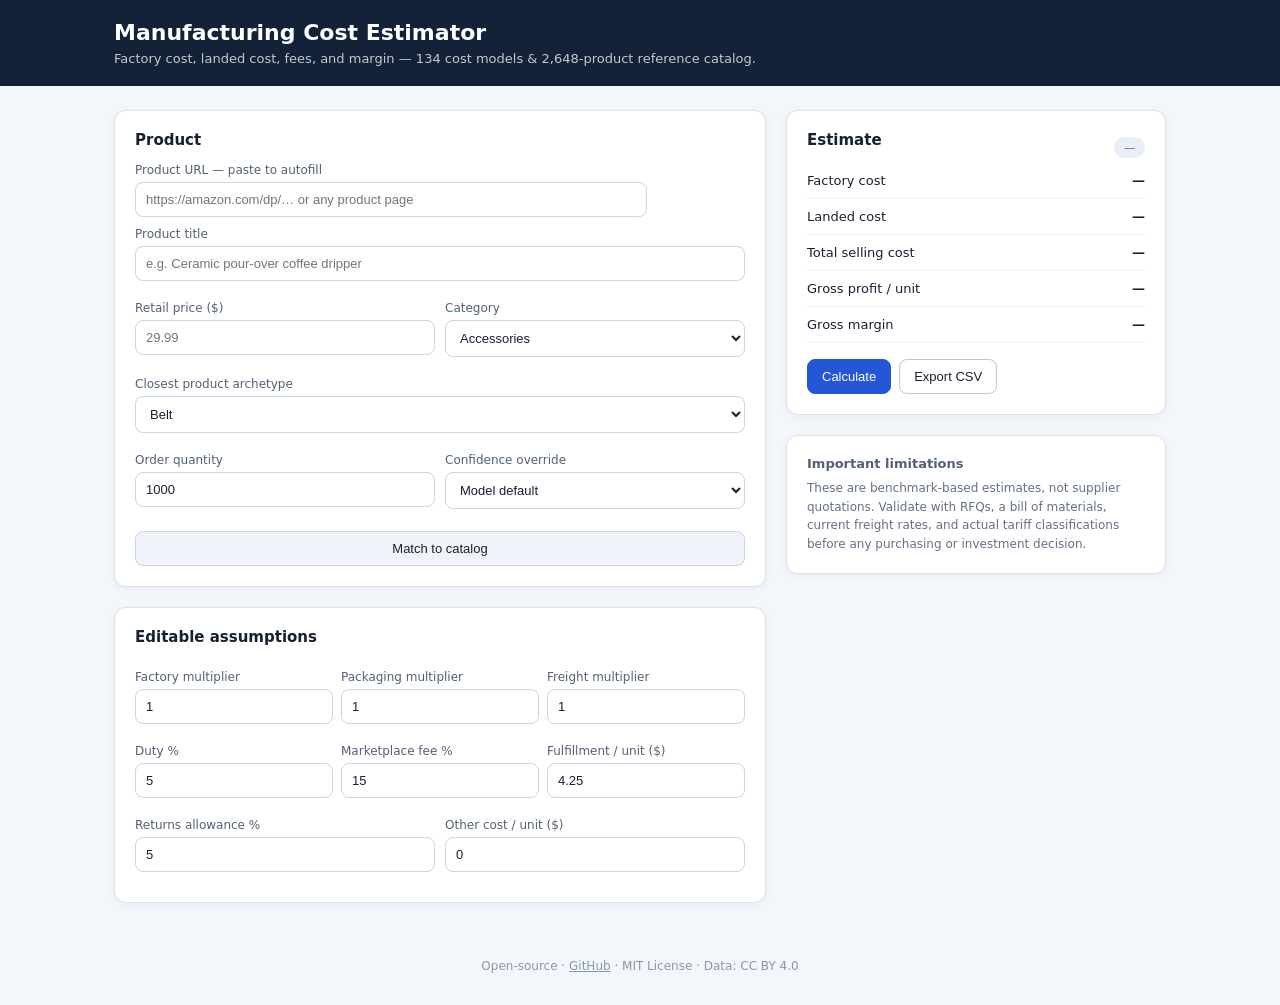
<file: index.html>
<!doctype html>
<html lang="en">
<head>
  <meta charset="utf-8"/>
  <meta name="viewport" content="width=device-width,initial-scale=1"/>
  <title>Manufacturing Cost Estimator</title>
  <link rel="stylesheet" href="styles.css"/>
</head>
<body>
  <header>
    <div class="header-inner">
      <div>
        <h1>Manufacturing Cost Estimator</h1>
        <p>Factory cost, landed cost, fees, and margin — 134 cost models &amp; 2,648-product reference catalog.</p>
      </div>
    </div>
  </header>

  <main>
    <div class="layout">

      <div class="left-col">
        <section class="card">
          <h2>Product</h2>
          <label>Product URL — paste to autofill
            <div class="url-row">
              <input id="pageUrl" type="url" placeholder="https://amazon.com/dp/… or any product page"/>
              <span id="scrape-status" class="scrape-status"></span>
            </div>
          </label>
          <label>Product title
            <input id="title" placeholder="e.g. Ceramic pour-over coffee dripper"/>
          </label>
          <div class="grid2">
            <label>Retail price ($)
              <input id="retailPrice" type="number" min="0" step="0.01" placeholder="29.99"/>
            </label>
            <label>Category
              <select id="category"></select>
            </label>
          </div>
          <label>Closest product archetype
            <select id="archetype"></select>
          </label>
          <div class="grid2">
            <label>Order quantity
              <input id="quantity" type="number" min="1" value="1000"/>
            </label>
            <label>Confidence override
              <select id="confidenceOverride">
                <option value="">Model default</option>
                <option>High</option>
                <option>Medium</option>
                <option>Low</option>
              </select>
            </label>
          </div>
          <button id="match" class="match-btn">Match to catalog</button>
        </section>

        <section class="card">
          <h2>Editable assumptions</h2>
          <div class="grid3">
            <label>Factory multiplier
              <input id="factoryMultiplier" type="number" value="1" step="0.05"/>
            </label>
            <label>Packaging multiplier
              <input id="packagingMultiplier" type="number" value="1" step="0.05"/>
            </label>
            <label>Freight multiplier
              <input id="freightMultiplier" type="number" value="1" step="0.05"/>
            </label>
          </div>
          <div class="grid3">
            <label>Duty %
              <input id="dutyRate" type="number" value="5" step="0.1"/>
            </label>
            <label>Marketplace fee %
              <input id="marketplaceRate" type="number" value="15" step="0.1"/>
            </label>
            <label>Fulfillment / unit ($)
              <input id="fulfillment" type="number" value="4.25" step="0.01"/>
            </label>
          </div>
          <div class="grid2">
            <label>Returns allowance %
              <input id="returnsRate" type="number" value="5" step="0.1"/>
            </label>
            <label>Other cost / unit ($)
              <input id="otherCost" type="number" value="0" step="0.01"/>
            </label>
          </div>
        </section>
      </div>

      <div class="right-col">
        <section class="card results">
          <div class="row between">
            <h2>Estimate</h2>
            <span id="confidence" class="pill">—</span>
          </div>
          <div id="catalog-badge" class="catalog-badge hidden"></div>
          <div class="metric">
            <span>Factory cost</span>
            <strong id="factoryResult">—</strong>
          </div>
          <div class="metric">
            <span>Landed cost</span>
            <strong id="landedResult">—</strong>
          </div>
          <div class="metric">
            <span>Total selling cost</span>
            <strong id="sellingCostResult">—</strong>
          </div>
          <div class="metric">
            <span>Gross profit / unit</span>
            <strong id="profitResult">—</strong>
          </div>
          <div class="metric">
            <span>Gross margin</span>
            <strong id="marginResult">—</strong>
          </div>
          <p id="notes" class="notes"></p>
          <div class="row cta-row">
            <button id="calculate" class="primary">Calculate</button>
            <button id="export">Export CSV</button>
          </div>
        </section>

        <section class="card disclaimer">
          <h3>Important limitations</h3>
          <p>These are benchmark-based estimates, not supplier quotations. Validate with RFQs, a bill of materials, current freight rates, and actual tariff classifications before any purchasing or investment decision.</p>
        </section>
      </div>

    </div>
  </main>

  <footer>
    <p>Open-source &middot; <a href="https://github.com/djnron/mfg_calc" target="_blank" rel="noopener">GitHub</a> &middot; MIT License &middot; Data: CC BY 4.0</p>
  </footer>

  <script src="app.js"></script>
</body>
</html>
</file>
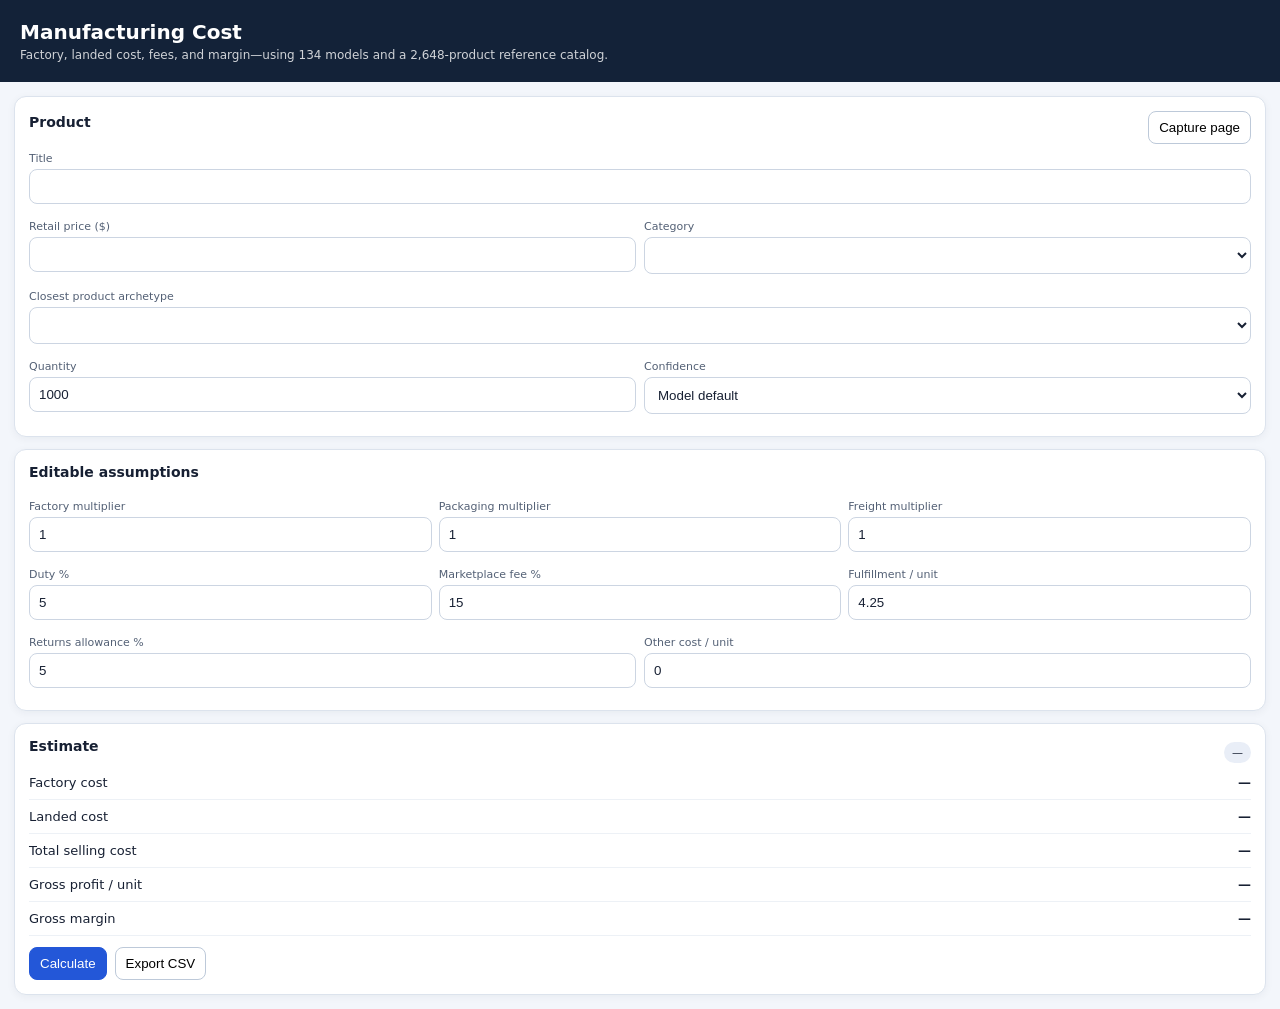
<file: extension/sidepanel.html>
<!doctype html>
<html>
<head>
  <meta charset="utf-8"/>
  <meta name="viewport" content="width=device-width,initial-scale=1"/>
  <title>Cost Estimator</title>
  <link rel="stylesheet" href="styles.css"/>
</head>
<body>
  <header>
    <h1>Manufacturing Cost</h1>
    <p>Factory, landed cost, fees, and margin—using 134 models and a 2,648-product reference catalog.</p>
  </header>

  <main>
    <section class="card">
      <div class="row between">
        <h2>Product</h2>
        <button id="capture">Capture page</button>
      </div>
      <label>Title<input id="title"/></label>
      <div class="grid2">
        <label>Retail price ($)<input id="retailPrice" type="number" min="0" step="0.01"/></label>
        <label>Category<select id="category"></select></label>
      </div>
      <label>Closest product archetype<select id="archetype"></select></label>
      <div class="grid2">
        <label>Quantity<input id="quantity" type="number" min="1" value="1000"/></label>
        <label>Confidence<select id="confidenceOverride">
          <option value="">Model default</option><option>High</option><option>Medium</option><option>Low</option>
        </select></label>
      </div>
    </section>

    <section class="card">
      <h2>Editable assumptions</h2>
      <div class="grid3">
        <label>Factory multiplier<input id="factoryMultiplier" type="number" value="1" step="0.05"/></label>
        <label>Packaging multiplier<input id="packagingMultiplier" type="number" value="1" step="0.05"/></label>
        <label>Freight multiplier<input id="freightMultiplier" type="number" value="1" step="0.05"/></label>
      </div>
      <div class="grid3">
        <label>Duty %<input id="dutyRate" type="number" value="5" step="0.1"/></label>
        <label>Marketplace fee %<input id="marketplaceRate" type="number" value="15" step="0.1"/></label>
        <label>Fulfillment / unit<input id="fulfillment" type="number" value="4.25" step="0.01"/></label>
      </div>
      <div class="grid2">
        <label>Returns allowance %<input id="returnsRate" type="number" value="5" step="0.1"/></label>
        <label>Other cost / unit<input id="otherCost" type="number" value="0" step="0.01"/></label>
      </div>
    </section>

    <section class="card results">
      <div class="row between"><h2>Estimate</h2><span id="confidence" class="pill">—</span></div>
      <div class="metric"><span>Factory cost</span><strong id="factoryResult">—</strong></div>
      <div class="metric"><span>Landed cost</span><strong id="landedResult">—</strong></div>
      <div class="metric"><span>Total selling cost</span><strong id="sellingCostResult">—</strong></div>
      <div class="metric"><span>Gross profit / unit</span><strong id="profitResult">—</strong></div>
      <div class="metric"><span>Gross margin</span><strong id="marginResult">—</strong></div>
      <p id="notes" class="notes"></p>
      <div class="row">
        <button id="calculate" class="primary">Calculate</button>
        <button id="export">Export CSV</button>
      </div>
    </section>
  </main>
<script src="sidepanel.js"></script>
</body>
</html>
</file>
<file: styles.css>
:root {
  font-family: Inter, ui-sans-serif, system-ui, -apple-system, sans-serif;
  color: #172033;
  background: #f3f6fb;
}
* { box-sizing: border-box; }
body { margin: 0; }

/* Header */
header {
  background: #132238;
  color: white;
  padding: 20px 0;
}
.header-inner {
  max-width: 1100px;
  margin: 0 auto;
  padding: 0 24px;
}
header h1 { font-size: 22px; margin: 0 0 6px; }
header p { margin: 0; opacity: .75; font-size: 13px; }

/* Main layout */
main {
  max-width: 1100px;
  margin: 0 auto;
  padding: 24px;
}
.layout {
  display: grid;
  grid-template-columns: 1fr 380px;
  gap: 20px;
  align-items: start;
}
.left-col, .right-col { display: grid; gap: 20px; }

/* Cards */
.card {
  background: white;
  border: 1px solid #dce3ed;
  border-radius: 12px;
  padding: 20px;
  box-shadow: 0 2px 8px rgba(16,31,54,.05);
}
h2 { font-size: 15px; margin: 0 0 14px; }
h3 { font-size: 13px; margin: 0 0 8px; color: #536075; }

/* Form elements */
label {
  display: block;
  font-size: 12px;
  color: #536075;
  margin: 10px 0;
}
.optional { font-weight: normal; opacity: .7; }
input, select {
  width: 100%;
  margin-top: 5px;
  padding: 9px 10px;
  border: 1px solid #ccd5e2;
  border-radius: 8px;
  background: white;
  color: #172033;
  font-size: 13px;
}
input:focus, select:focus {
  outline: 2px solid #2357d8;
  border-color: transparent;
}

/* Grids */
.grid2 { display: grid; grid-template-columns: 1fr 1fr; gap: 10px; }
.grid3 { display: grid; grid-template-columns: 1fr 1fr 1fr; gap: 8px; }

/* Buttons */
button {
  border: 1px solid #bdc9d9;
  border-radius: 8px;
  background: white;
  padding: 9px 14px;
  cursor: pointer;
  font-size: 13px;
  color: #172033;
  transition: background .15s;
}
button:hover { background: #f0f4fa; }
button.primary {
  background: #2357d8;
  border-color: #2357d8;
  color: white;
}
button.primary:hover { background: #1a44b8; }
.match-btn {
  margin-top: 12px;
  width: 100%;
  background: #f0f4fa;
  border-color: #ccd5e2;
}
.match-btn:hover { background: #e2e8f3; }

/* Row utilities */
.row { display: flex; align-items: center; gap: 8px; }
.between { justify-content: space-between; }
.cta-row { margin-top: 16px; }

/* Results card */
.results .metric {
  display: flex;
  justify-content: space-between;
  align-items: center;
  padding: 10px 0;
  border-bottom: 1px solid #edf1f6;
  font-size: 13px;
}
.results .metric:last-of-type { border-bottom: none; }
.results .metric strong { font-variant-numeric: tabular-nums; }
.pill {
  font-size: 11px;
  padding: 4px 10px;
  border-radius: 999px;
  background: #e9eef7;
  color: #536075;
}
.notes {
  font-size: 11px;
  color: #647087;
  line-height: 1.5;
  margin: 14px 0 0;
}
/* URL scrape row */
.url-row { position: relative; display: flex; align-items: center; gap: 8px; margin-top: 5px; }
.url-row input { margin-top: 0; flex: 1; }
.scrape-status { font-size: 11px; min-width: 90px; }
.scrape-status.loading { color: #647087; }
.scrape-status.ok { color: #2a6e2a; font-weight: 600; }
.scrape-status.warn { color: #8a6000; font-weight: 600; }
.scrape-status.err { color: #b94a48; font-weight: 600; }

.catalog-badge {
  font-size: 11px;
  background: #edf7ed;
  color: #2a6e2a;
  border: 1px solid #b8ddb8;
  border-radius: 6px;
  padding: 4px 10px;
  margin-bottom: 12px;
  display: inline-block;
}
.catalog-badge.hidden { display: none; }

/* Disclaimer */
.disclaimer p { font-size: 12px; color: #647087; line-height: 1.55; margin: 0; }

/* Footer */
footer {
  text-align: center;
  padding: 20px;
  font-size: 12px;
  color: #8898aa;
}
footer a { color: #8898aa; }

/* Responsive */
@media (max-width: 800px) {
  main { padding: 14px; }
  .layout { grid-template-columns: 1fr; }
  .grid3 { grid-template-columns: 1fr 1fr; }
}
@media (max-width: 480px) {
  .grid2, .grid3 { grid-template-columns: 1fr; }
}
</file>
<file: extension/styles.css>
:root { font-family: Inter, ui-sans-serif, system-ui, -apple-system, sans-serif; color:#172033; background:#f3f6fb; }
* { box-sizing:border-box; }
body { margin:0; }
header { padding:20px; background:#132238; color:white; }
header h1 { font-size:20px; margin:0 0 4px; }
header p { margin:0; opacity:.8; font-size:12px; }
main { padding:14px; display:grid; gap:12px; }
.card { background:white; border:1px solid #dce3ed; border-radius:12px; padding:14px; box-shadow:0 2px 8px rgba(16,31,54,.05); }
h2 { font-size:14px; margin:0 0 12px; }
label { display:block; font-size:11px; color:#536075; margin:8px 0; }
input, select { width:100%; margin-top:4px; padding:9px; border:1px solid #ccd5e2; border-radius:8px; background:white; color:#172033; }
button { border:1px solid #bdc9d9; border-radius:8px; background:white; padding:8px 10px; cursor:pointer; }
button.primary { background:#2357d8; border-color:#2357d8; color:white; }
.grid2 { display:grid; grid-template-columns:1fr 1fr; gap:8px; }
.grid3 { display:grid; grid-template-columns:1fr 1fr 1fr; gap:7px; }
.row { display:flex; align-items:center; gap:8px; }
.between { justify-content:space-between; }
.metric { display:flex; justify-content:space-between; padding:9px 0; border-bottom:1px solid #edf1f6; font-size:13px; }
.metric strong { font-variant-numeric:tabular-nums; }
.pill { font-size:11px; padding:4px 8px; border-radius:999px; background:#e9eef7; }
.notes { font-size:11px; color:#647087; line-height:1.45; }
</file>
